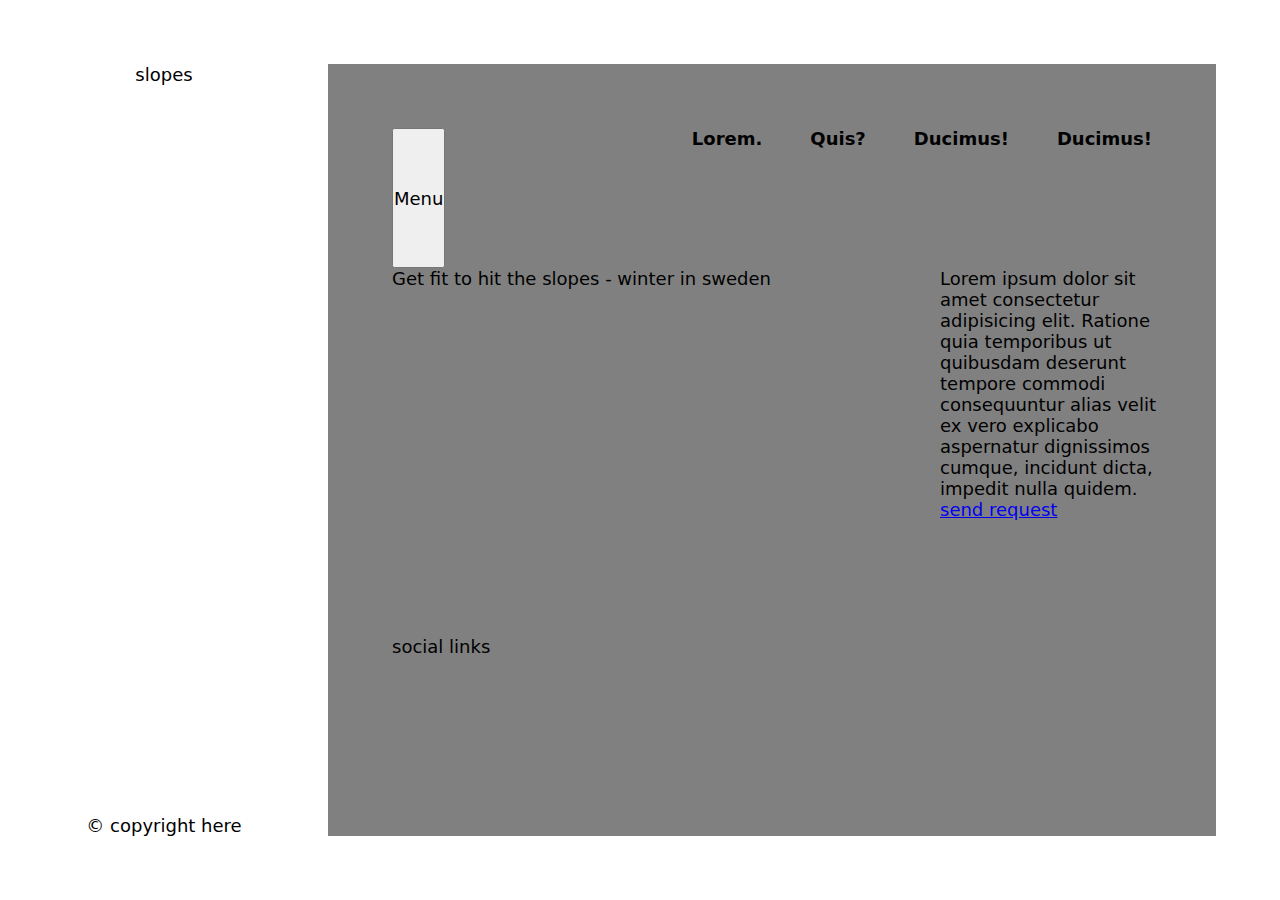
<file: animated navigation design/index.html>
<!DOCTYPE html>
<html lang="en">
  <head>
    <meta charset="UTF-8" />
    <meta http-equiv="X-UA-Compatible" content="IE=edge" />
    <meta name="viewport" content="width=device-width, initial-scale=1.0" />
    <title>slopes</title>
    <link rel="stylesheet" href="./styles.css" />
  </head>
  <body>
    <div class="main-grid">
      <div>
        <p class="logo">slopes</p>
        <p class="text-subdued">© copyright here</p>
      </div>
      <div class="content-grid">
        <header class="flex-row justify-content-space-between">
          <button>Menu</button>
          <nav class="primary-nav">
            <ul class="nav-list flex-row" style="--gap: 3rem">
              <li>Lorem.</li>
              <li>Quis?</li>
              <li>Ducimus!</li>
              <li>Ducimus!</li>
            </ul>
          </nav>
        </header>
        <main class="grid-70-30">
          <div>
            <h1>Get fit to hit the slopes - winter in sweden</h1>
          </div>
          <div>
            <p>
              Lorem ipsum dolor sit amet consectetur adipisicing elit. Ratione
              quia temporibus ut quibusdam deserunt tempore commodi consequuntur
              alias velit ex vero explicabo aspernatur dignissimos cumque,
              incidunt dicta, impedit nulla quidem.
            </p>
            <a href="/" class="button">send request</a>
          </div>
        </main>
        <footer>social links</footer>
        <div class="video-bg"></div>
      </div>
    </div>
  </body>
</html>
</file>
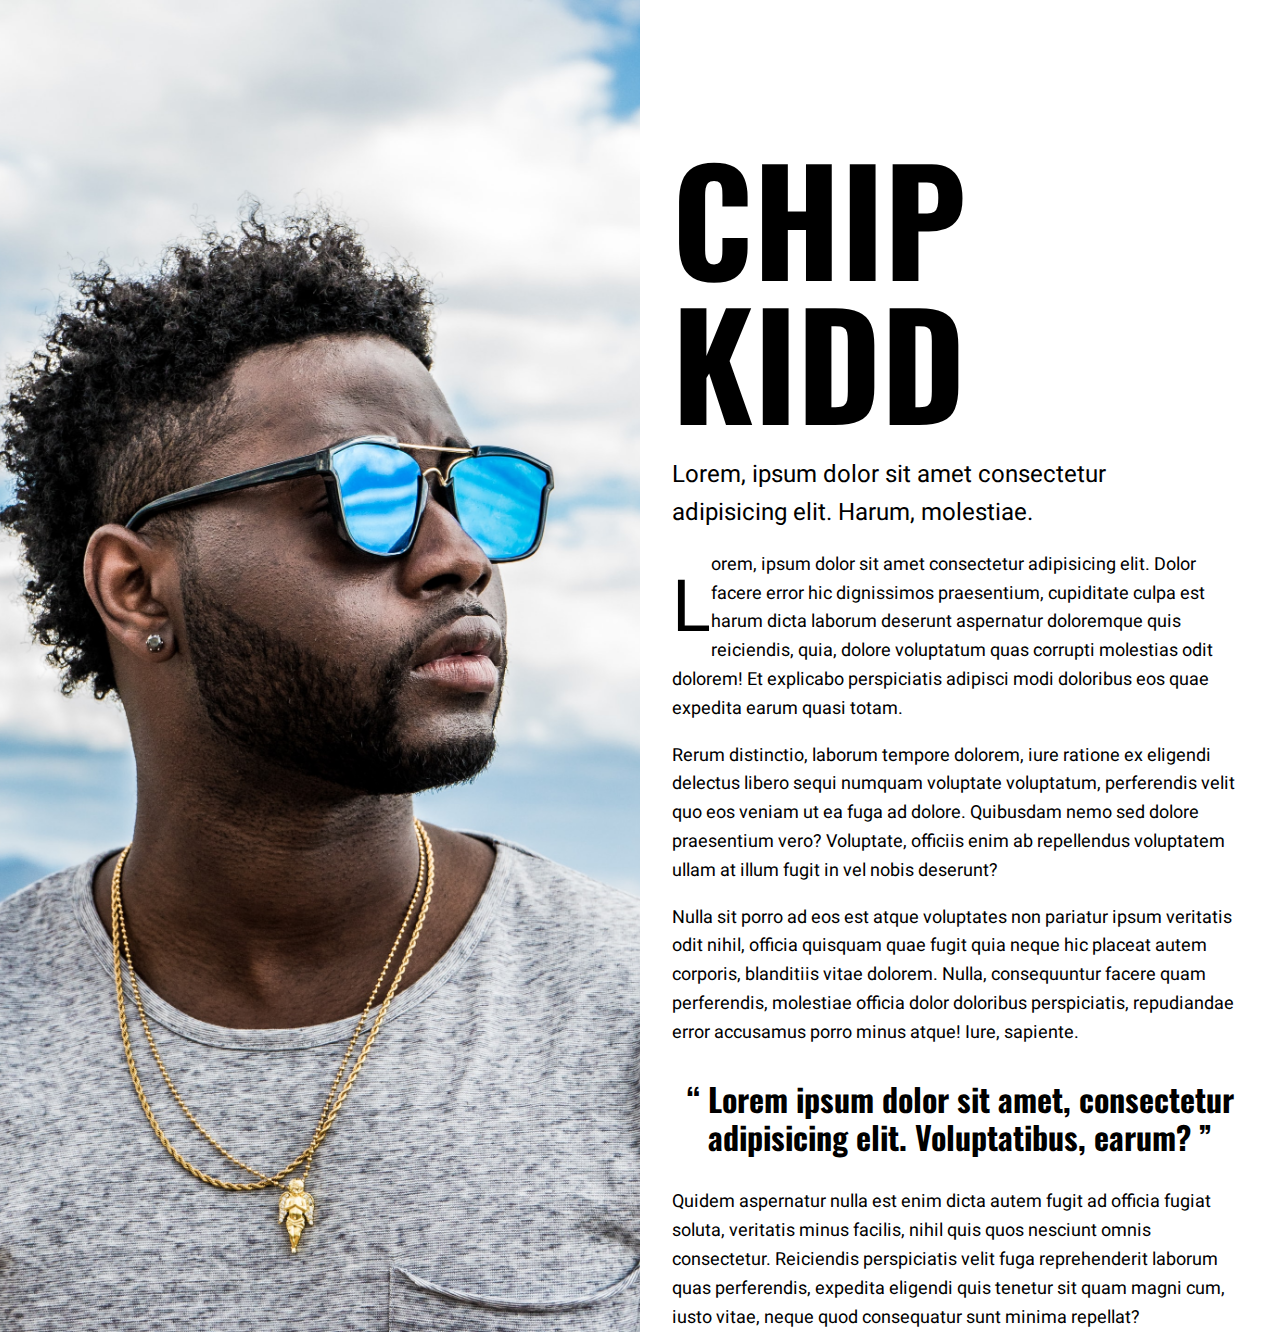
<file: magazine layout/index.html>
<!DOCTYPE html>
<html lang="en">
  <head>
    <meta charset="UTF-8" />
    <meta http-equiv="X-UA-Compatible" content="IE=edge" />
    <meta name="viewport" content="width=device-width, initial-scale=1.0" />
    <title>Chip Kidd</title>
    <link rel="preconnect" href="https://fonts.googleapis.com" />
    <link rel="preconnect" href="https://fonts.gstatic.com" crossorigin />
    <link
      href="https://fonts.googleapis.com/css2?family=Heebo:wght@100..900&family=Oswald:wght@100..900&display=swap"
      rel="stylesheet"
    />
    <link rel="stylesheet" href="styles/styles.css" />
  </head>

  <body>
    <main>
      <article class="flow">
        <img src="img/glasses-man.jpeg" alt="man wearing glasses" />
        <h1>Chip Kidd</h1>
        <p class="lead">
          Lorem, ipsum dolor sit amet consectetur adipisicing elit. Harum,
          molestiae.
        </p>

        <div class="article-body flow">
          <p>
            Lorem, ipsum dolor sit amet consectetur adipisicing elit. Dolor
            facere error hic dignissimos praesentium, cupiditate culpa est harum
            dicta laborum deserunt aspernatur doloremque quis reiciendis, quia,
            dolore voluptatum quas corrupti molestias odit dolorem! Et explicabo
            perspiciatis adipisci modi doloribus eos quae expedita earum quasi
            totam.
          </p>
          <p>
            Rerum distinctio, laborum tempore dolorem, iure ratione ex eligendi
            delectus libero sequi numquam voluptate voluptatum, perferendis
            velit quo eos veniam ut ea fuga ad dolore. Quibusdam nemo sed dolore
            praesentium vero? Voluptate, officiis enim ab repellendus voluptatem
            ullam at illum fugit in vel nobis deserunt?
          </p>
          <p>
            Nulla sit porro ad eos est atque voluptates non pariatur ipsum
            veritatis odit nihil, officia quisquam quae fugit quia neque hic
            placeat autem corporis, blanditiis vitae dolorem. Nulla,
            consequuntur facere quam perferendis, molestiae officia dolor
            doloribus perspiciatis, repudiandae error accusamus porro minus
            atque! Iure, sapiente.
          </p>
          <blockquote>
            Lorem ipsum dolor sit amet, consectetur adipisicing elit.
            Voluptatibus, earum?
          </blockquote>
          <p>
            Quidem aspernatur nulla est enim dicta autem fugit ad officia fugiat
            soluta, veritatis minus facilis, nihil quis quos nesciunt omnis
            consectetur. Reiciendis perspiciatis velit fuga reprehenderit
            laborum quas perferendis, expedita eligendi quis tenetur sit quam
            magni cum, iusto vitae, neque quod consequatur sunt minima repellat?
          </p>
        </div>
      </article>
    </main>
  </body>
</html>
</file>
<file: animated navigation design/styles.css>
:root {
  --clr-primary-400: hsl(243, 95%, 39%);
  --clr-neutral-100: #fff;
  --clr-neutral-300: hsl(0, 0%, 70%);
  --clr-neutral-900: #000;

  --font-size-300: 0.975rem;
  --font-size-400: 1.125rem;
  --font-size-500: 1.25rem;
  --font-size-600: 1.75rem;
  --font-size-700: 3rem;

  --space-4: 1rem;
  --space-5: 1.5rem;
  --space-6: 2rem;
  --space-7: 3rem;
  --space-8: 4rem;

  --body-padding: var(--space-8);
}

*::before,
*::after {
  box-sizing: border-box;
}

* {
  box-sizing: border-box;
  font: inherit;
  margin: 0;
  padding: 0;
}

body {
  margin: var(--body-padding);
  font-size: var(--font-size-400);
  font-family: system-ui, sans-serif;
  display: grid;
  height: calc(100vh - var(--body-padding) * 2);
}

.flex-row {
  display: flex;
  gap: var(--gap, 1rem);
}

.justify-content-space-between {
  justify-content: space-between;
}

.grid-even-columns {
  display: grid;
  grid-auto-flow: column;
  grid-auto-columns: 1fr;
}
.main-grid {
  display: grid;

  grid-template-columns: 200px 1fr;
  gap: 0 var(--body-padding);
}

.main-grid > :nth-child(1) {
  text-align: center;
  display: grid;
  align-content: space-between;
}

.content-grid {
  display: grid;
  padding: var(--body-padding);
  position: relative;
}

.grid-70-30 {
  display: grid;
  grid-template-columns: 70% 30%;
  gap: var(--gap, var(--space-4));
}
.video-bg {
  position: absolute;
  background-color: gray;
  padding: var(--body-padding);
  width: 100%;
  height: 100%;
  z-index: -1;
}
.nav-list {
  list-style-type: none;
  font-weight: 700;
}
</file>
<file: magazine layout/styles/styles.css>
:root {
  --ff-body: "Heebo", sans-serif;
  --ff-heading: "Oswald", sans-serif;

  --clr-primary-400: hsl(60, 100%, 50%);
  --clr-neutral-900: hsl(0, 0%, 0%);
  --clr-neutral-100: hsl(0, 0%, 100%);

  --fs-xl: clamp(3rem, 1rem + 10vw, 10rem);
  --fs-600: 2rem;
  --fs-500: 1.5rem;
  --fs-400: 1.125rem;
}

*,
*::before,
*::after {
  box-sizing: border-box;
}

body,
h1,
h2,
h3,
p,
blockquote {
  margin: 0;
  padding: 0;
}

img {
  display: block;
  max-width: 100%;
}

.flow > * + * {
  margin-top: var(--flow-spacer, 1em);
}

.lead {
  font-size: var(--fs-500);
  max-width: 40ch;
}

body {
  font-family: var(--ff-body);
  font-size: var(--fs-400);
  line-height: 1.6;
}

h1,
blockquote {
  font-family: var(--ff-heading);
  font-weight: 900;
  line-height: 1;
}

h1 {
  font-size: var(--fs-xl);
  line-height: 1;
  text-transform: uppercase;
}

blockquote {
  font-size: var(--fs-600);
  line-height: 1.2;
  text-align: center;
  margin-bottom: 1em;
}

blockquote::before {
  content: open-quote;
}
blockquote::after {
  content: close-quote;
}

article {
  display: grid;
}

article > *:not(img) {
  padding: 0 2rem;
}

.article-body {
  columns: 2 30ch;
  gap: 4rem;
  max-width: 100ch;
}

.article-body > p:first-child::first-letter {
  font-size: 4em;
  float: left;
  display: block;
}

@media (min-width: 50em) {
  article {
    grid-template-columns: 1fr 1fr;
  }

  article > img {
    grid-row: 1 / 4;
    height: 100%;
    object-fit: cover;
  }

  article > *:not(img) {
    grid-column: 2/-1;
  }
}
</file>
